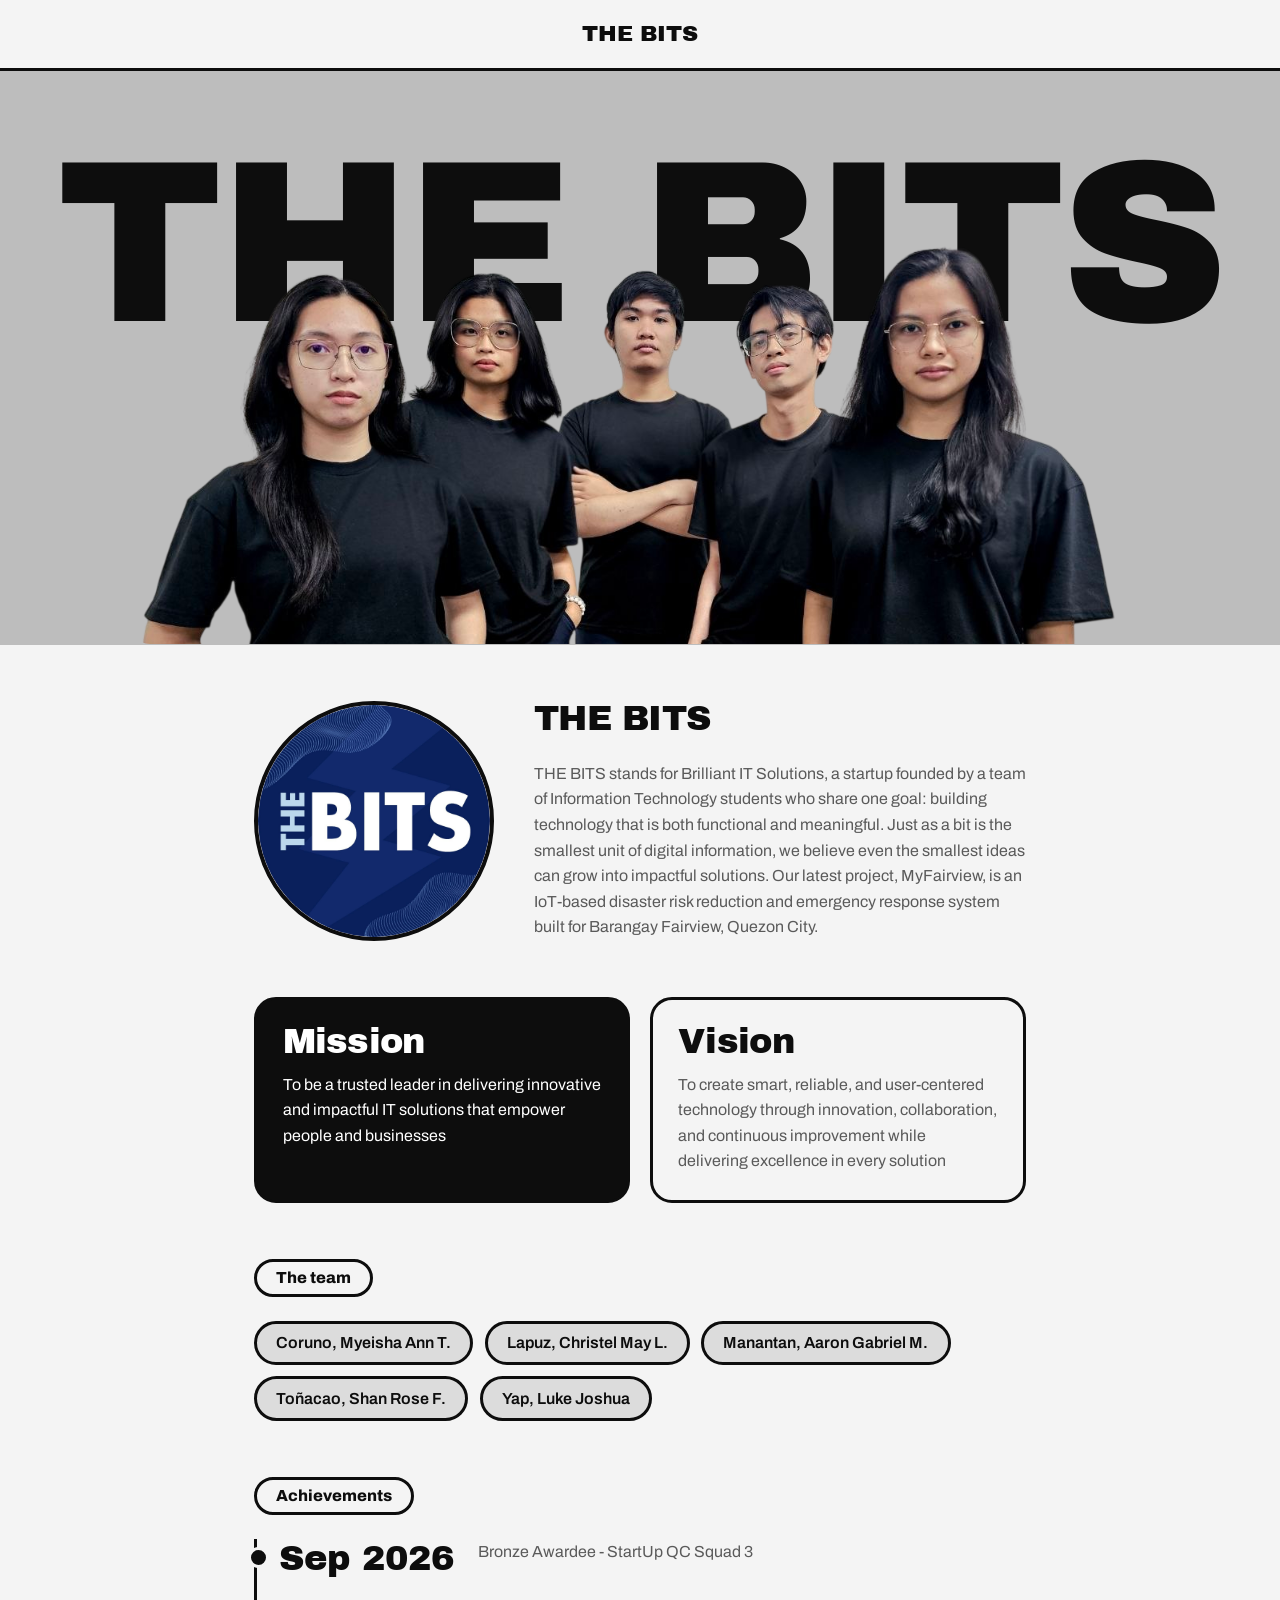
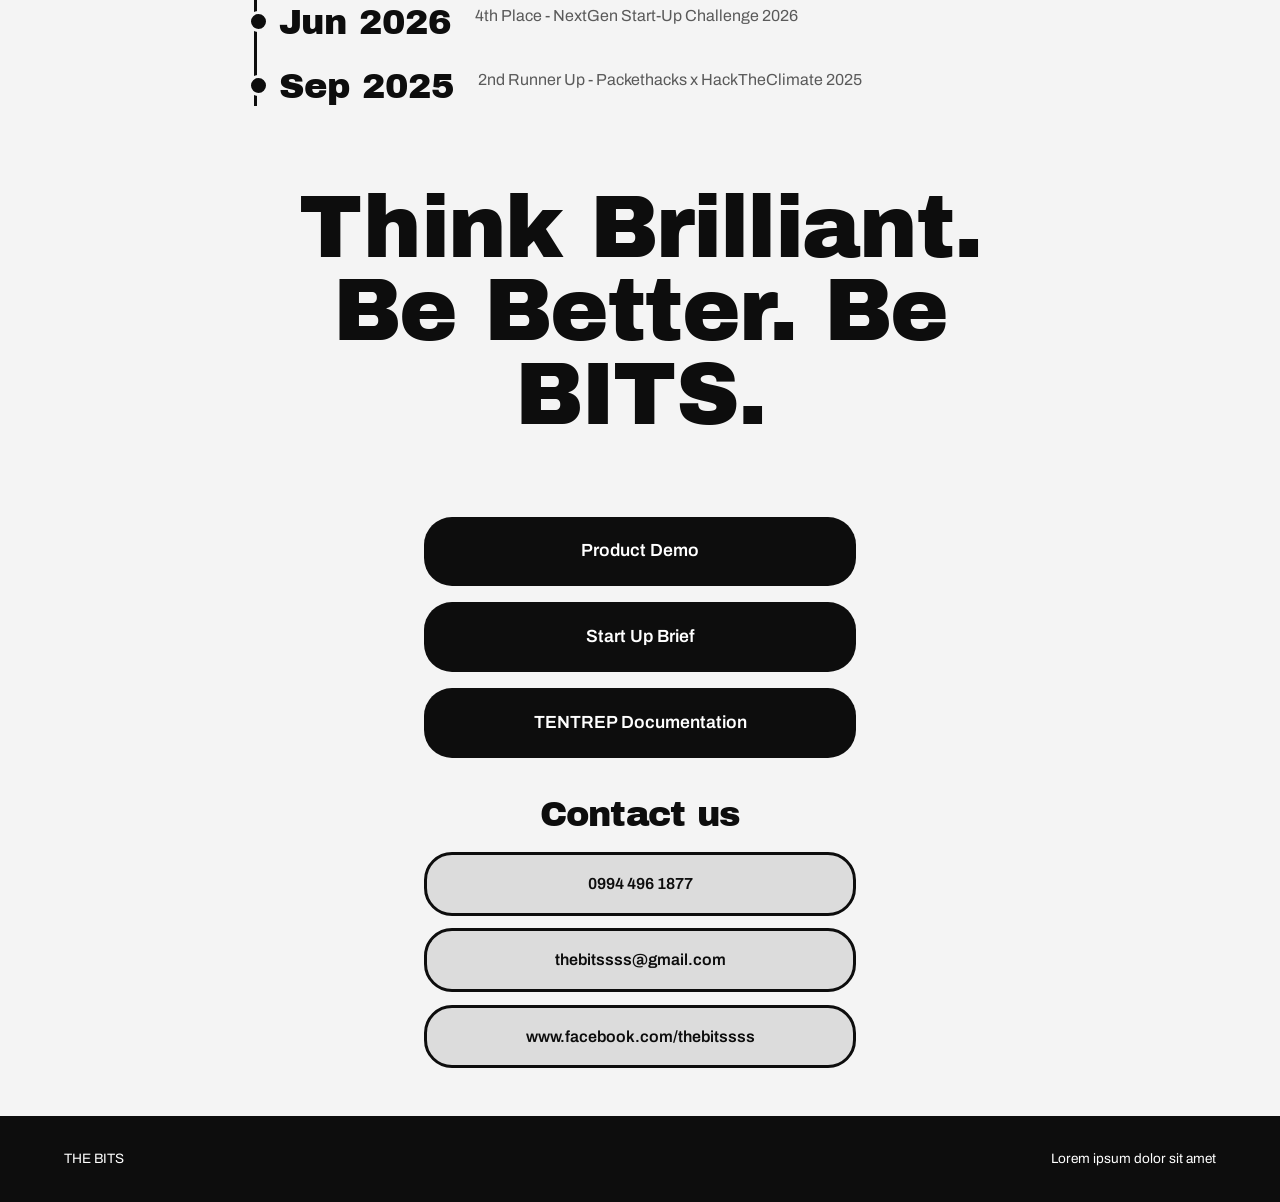
<file: index.html>
<!DOCTYPE html>
<html lang="en"><head><meta charset="utf-8">
<meta name="viewport" content="width=device-width, initial-scale=1">
<title>THE BITS</title>
<link rel="stylesheet" href="style.css">
<link rel="icon" href="F_Images/Logo.png" type="image/png">
</head>
<body>
<header class="nav">
  <a class="logo" href="index.html">THE BITS</a>
  </header>
<!-- D: HERO. Big text sits BEHIND the png. Put a transparent PNG in the box. -->
<section class="hero">
  <h1>THE BITS</h1>
  <div class="media">
    <img src="F_Images/GP.png" alt="">
  </div>
</section>

<!-- ============ COMPANY PROFILE ============ -->
<section class="profile">

  <!-- profile photo + description -->
  <div class="profile-top">
    <div class="media avatar">
      <img src="F_Images/Logo.png" alt="">
    </div>
    <div>
      <h2>THE BITS</h2><br>
      <p>THE BITS stands for Brilliant IT Solutions, a startup founded by a team of Information Technology students who share one goal: building technology that is both functional and meaningful. Just as a bit is the smallest unit of digital information, we believe even the smallest ideas can grow into impactful solutions. Our latest project, MyFairview, is an IoT-based disaster risk reduction and emergency response system built for Barangay Fairview, Quezon City.</p>
    </div>
  </div>

  <!-- mission + vision -->
  <div class="mv">
    <div class="mv-card dark">
      <h3>Mission</h3>
      <p>To be a trusted leader in delivering innovative and impactful IT solutions that empower people and businesses</p>
    </div>
    <div class="mv-card">
      <h3>Vision</h3>
      <p>To create smart, reliable, and user-centered technology through innovation, collaboration, and continuous improvement while delivering excellence in every solution</p>
    </div>
  </div>

  <!-- student names (copy a <li> to add more) -->
  <div class="team">
    <span class="pill">The team</span>
    <ul>
      <li>Coruno, Myeisha Ann T.</li>
      <li>Lapuz, Christel May L.</li>
      <li>Manantan, Aaron Gabriel M.</li>
      <li>Toñacao, Shan Rose F.</li>
      <li>Yap, Luke Joshua</li>
    </ul>
  </div>

  <!-- achievements (copy an <li> to add more) -->
  <div class="achv">
    <span class="pill">Achievements</span>
    <ul>
      <li><b>Sep 2026</b><div><p>Bronze Awardee - StartUp QC Squad 3</p></div></li>
      <li><b>Jun 2026</b><div><p>4th Place - NextGen Start-Up Challenge 2026</p></div></li>
      <li><b>Sep 2025</b><div><p>2nd Runner Up - Packethacks x HackTheClimate 2025</p></div></li>
    </ul>
  </div>

  <!-- tagline -->
  <p class="tagline">Think Brilliant.<br>Be Better. Be BITS.</p>
</section>

<!-- ============ LINK LIST ============ -->
<section class="links">
  <a class="link-btn" href="https://drive.google.com/file/d/1OVRmjkZbCrApoqTrWWOIj_jwAszkh7xU/view?usp=drive_link" target="_blank" rel="noopener">Product Demo</a>
  <a class="link-btn" href="https://drive.google.com/file/d/137h_nHQdsZjE1wdwB-RceeWCKYjRRDox/view?usp=drive_link" target="_blank" rel="noopener">Start Up Brief</a>
  <a class="link-btn" href="https://drive.google.com/file/d/1ZMTESWGXWewCQ7EMEJTDOPZIZLHkLQrw/view?usp=drive_link" target="_blank" rel="noopener">TENTREP Documentation</a>
</section>

<!-- ============ CONTACT DETAILS ============ -->
<section class="contact">
  <h2>Contact us</h2>
  <button class="contact-item" data-copy="0994 496 1877">0994 496 1877<small></small></button>
  <button class="contact-item" data-copy="thebitssss@gmail.com">thebitssss@gmail.com<small></small></button>
  <a class="contact-item" href="https://www.facebook.com/thebitssss" target="_blank" rel="noopener">www.facebook.com/thebitssss<small></small></a>
</section>
<footer><span>THE BITS</span><span>Lorem ipsum dolor sit amet</span></footer><script>
document.querySelectorAll('[data-copy]').forEach(function (b) {
  var label = b.querySelector('small'), old = label.textContent;
  b.addEventListener('click', function () {
    navigator.clipboard.writeText(b.dataset.copy).then(function () {
      label.textContent = 'Copied!';
      setTimeout(function () { label.textContent = old; }, 1500);
    });
  });
});
</script>
</body></html>
</file>
<file: style.css>
/* =====================================================
   THE BITS — ALL COLORS, FONTS & TEXT SIZES LIVE HERE
   Change a value in :root and it updates every page.
   ===================================================== */
@import url('https://fonts.googleapis.com/css2?family=Archivo:wght@400;600;800;900&family=Archivo+Black&display=swap');

:root {
  /* ---- COLORS ---- */
  --c-bg:        #f4f4f4;   /* page background */
  --c-text:      #0d0d0d;   /* main text */
  --c-text-soft: #5a5a5a;   /* paragraphs */
  --c-dark:      #0d0d0d;   /* nav, buttons, footer */
  --c-on-dark:   #ffffff;   /* text on dark */
  --c-media:     #bdbdbd;   /* grey placeholder for photos/videos */
  --c-band:      #8f8f8f;   /* grey section bands */
  --c-card:      #dcdcdc;   /* contact cards */

  /* ---- FONTS ---- */
  --f-display: 'Archivo Black', 'Arial Black', sans-serif;  /* big bold titles */
  --f-body:    'Archivo', Arial, sans-serif;                /* everything else */

  /* ---- TEXT SIZES ---- */
  --t-hero:    18cqw;   /* "THE BITS" */
  --t-title:   clamp(2.4rem, 7vw, 5.5rem); /* page/section titles */
  --t-sub:     clamp(1.4rem, 3vw, 2.2rem); /* project names */
  --t-body:    1rem;
  --t-small:   .85rem;

  /* ---- LAYOUT ---- */
  --radius: 22px;
  --pad: clamp(1rem, 5vw, 4rem);
}

/* ---------- base ---------- */
* { box-sizing: border-box; margin: 0; }
body { background: var(--c-bg); color: var(--c-text); font: var(--t-body)/1.6 var(--f-body); }
a { color: inherit; text-decoration: none; }
p { color: var(--c-text-soft); max-width: 60ch; }
h1, h2, h3 { font-family: var(--f-display); line-height: .95; font-weight: 400; letter-spacing: -.02em; }
h1 { font-size: var(--t-title); }
h2 { font-size: var(--t-sub); }
section { padding: 3rem var(--pad); position: relative; }

/* ---------- nav ---------- */
.nav { display: flex; justify-content: center; align-items: center; padding: 1rem var(--pad);
  background: var(--c-bg); border-bottom: 3px solid var(--c-dark); position: sticky; top: 0; z-index: 10; }
.logo { font-family: var(--f-display); font-size: 1.4rem; }
.nav ul { display: flex; gap: clamp(1rem, 4vw, 2.5rem); list-style: none; padding: 0; font-weight: 600; }
.nav a:hover, .nav a.active { text-decoration: underline; text-underline-offset: 6px; text-decoration-thickness: 3px; }

/* ---------- MEDIA PLACEHOLDERS ----------
   Every grey box is <div class="media ...">.
   To add a photo/video, put an <img> or <video> INSIDE the div.
   The grey disappears automatically.                          */
.media { background: var(--c-media); border-radius: var(--radius); overflow: hidden; position: relative; }
.media:has(img, video) { background: none; }
.media img, .media video { width: 100%; height: 100%; object-fit: cover; display: block; }

/* ---------- pills ---------- */
.pill { display: inline-block; border: 3px solid var(--c-dark); border-radius: 99px; padding: .2rem 1.2rem;
  font-weight: 800; background: var(--c-bg); margin-bottom: 1.5rem; }

/* ---------- HOME: hero (D) ---------- */
.hero { container-type: inline-size; position: relative; overflow: hidden; padding: 0; background: var(--c-media);
  aspect-ratio: 2.23 / 1; }
.hero h1 { position: absolute; top: 5cqw; left: 0; right: 0; text-align: center; white-space: nowrap;
  font-size: var(--t-hero); z-index: 1; }
.hero .media { position: absolute; z-index: 2; top: 10cqw; left: 10%; width: 80%; aspect-ratio: 2.3; }

/* ---------- COMPANY PROFILE ---------- */
.profile { max-width: 900px; margin: 0 auto; display: grid; gap: 3.5rem; padding-top: 3.5rem; padding-bottom: 1rem; }
.profile p { max-width: none; }

/* photo + description */
.profile-top { display: flex; gap: 2.5rem; align-items: center; }
.avatar { flex: 0 0 clamp(150px, 28vw, 240px); aspect-ratio: 1; border-radius: 50%; border: 4px solid var(--c-dark); }

/* mission / vision */
.mv { display: grid; grid-template-columns: 1fr 1fr; gap: 1.2rem; }
.mv-card { border: 3px solid var(--c-dark); border-radius: var(--radius); padding: 1.6rem; }
.mv-card h3 { font-size: var(--t-sub); margin-bottom: .8rem; }
.mv-card.dark { background: var(--c-dark); }
.mv-card.dark h3, .mv-card.dark p { color: var(--c-on-dark); }

/* team names */
.team ul { list-style: none; padding: 0; display: flex; flex-wrap: wrap; gap: .7rem; }
.team li { background: var(--c-card); border: 3px solid var(--c-dark); border-radius: 99px; padding: .4rem 1.2rem; font-weight: 600; }

/* achievements timeline */
.achv ul { list-style: none; padding: 0 0 0 1.4rem; border-left: 3px solid var(--c-dark); display: grid; gap: 1.6rem; }
.achv li { display: flex; gap: 1.5rem; position: relative; }
.achv li::before { content: ""; position: absolute; left: calc(-1.4rem - 9px); top: .5rem; width: 15px; height: 15px;
  border-radius: 50%; background: var(--c-dark); border: 3px solid var(--c-bg); box-sizing: content-box; }
.achv li b { font-family: var(--f-display); font-weight: 400; font-size: var(--t-sub); min-width: 4.5rem; line-height: 1.1; }
.achv li strong { font-family: var(--f-display); font-weight: 400; font-size: 1.15rem; }

/* tagline */
.tagline { font-family: var(--f-display); font-size: var(--t-title); line-height: .95; text-align: center;
  color: var(--c-text); max-width: none; padding: 1.5rem 0; letter-spacing: -.02em; }

@media (max-width: 600px) {
  .profile-top { flex-direction: column; text-align: center; }
  .mv { grid-template-columns: 1fr; }
  .achv li { flex-direction: column; gap: .2rem; }
}

/* ---------- LINK LIST (link-tree style) ---------- */
.links { max-width: 560px; margin: 0 auto; padding: 2.5rem var(--pad) 1rem; display: grid; gap: 1rem; }
.link-btn { display: block; position: relative; text-align: center; padding: 1.3rem 3rem; border-radius: 28px;
  background: var(--c-dark); color: var(--c-on-dark); font-weight: 600; font-size: 1.1rem; }
.link-btn:hover { transform: translateY(-2px); }

/* ---------- CONTACT DETAILS ---------- */
.contact { max-width: 560px; margin: 0 auto; padding: 1.5rem var(--pad) 3rem; display: grid; gap: .8rem; text-align: center; }
.contact h2 { margin-bottom: .5rem; }
.contact-item { display: block; width: 100%; font: inherit; font-weight: 600; cursor: pointer; padding: 1rem; border-radius: 28px;
  background: var(--c-card); color: var(--c-text); border: 3px solid var(--c-dark); }
.contact-item:hover { background: var(--c-media); }
.contact-item small { display: block; font-weight: 400; color: var(--c-text-soft); font-size: var(--t-small); }

/* ---------- footer ---------- */
footer { background: var(--c-dark); color: var(--c-on-dark); padding: 2rem var(--pad); font-size: var(--t-small); display: flex; justify-content: space-between; }
</file>
